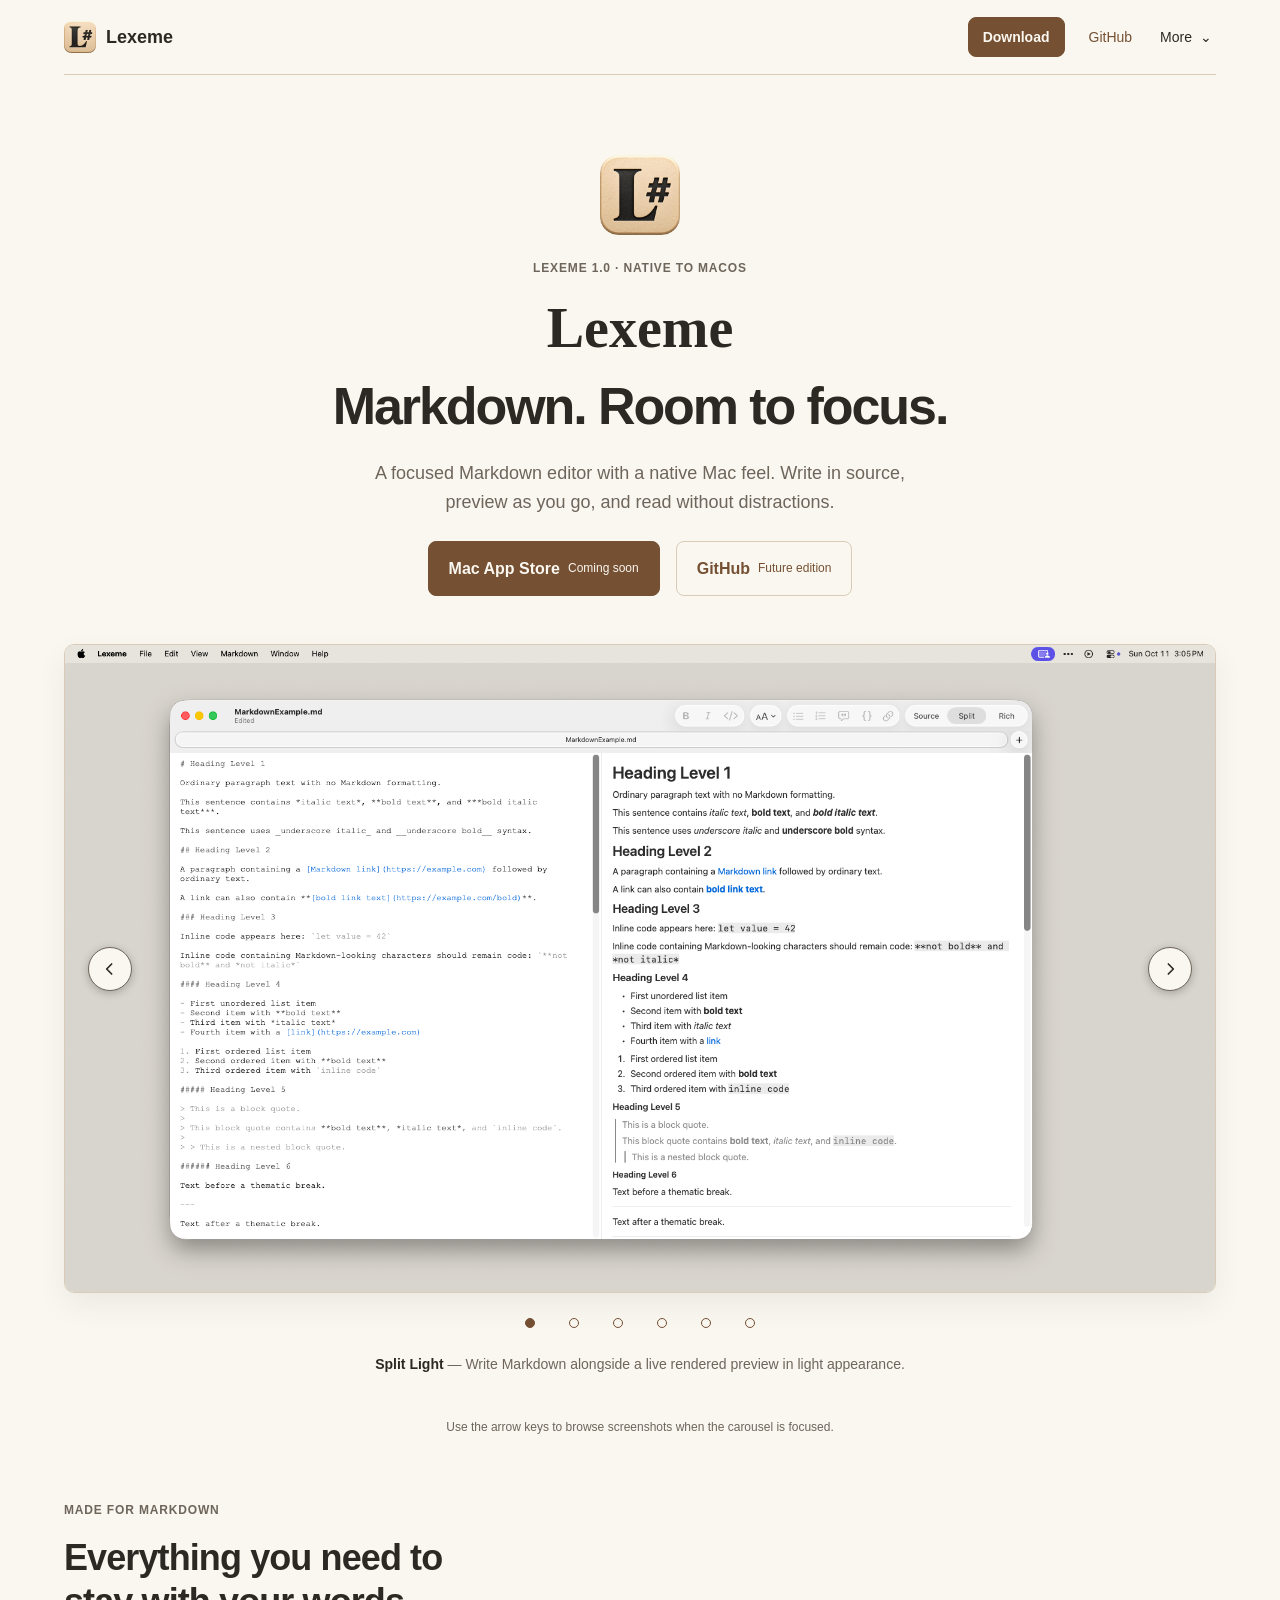
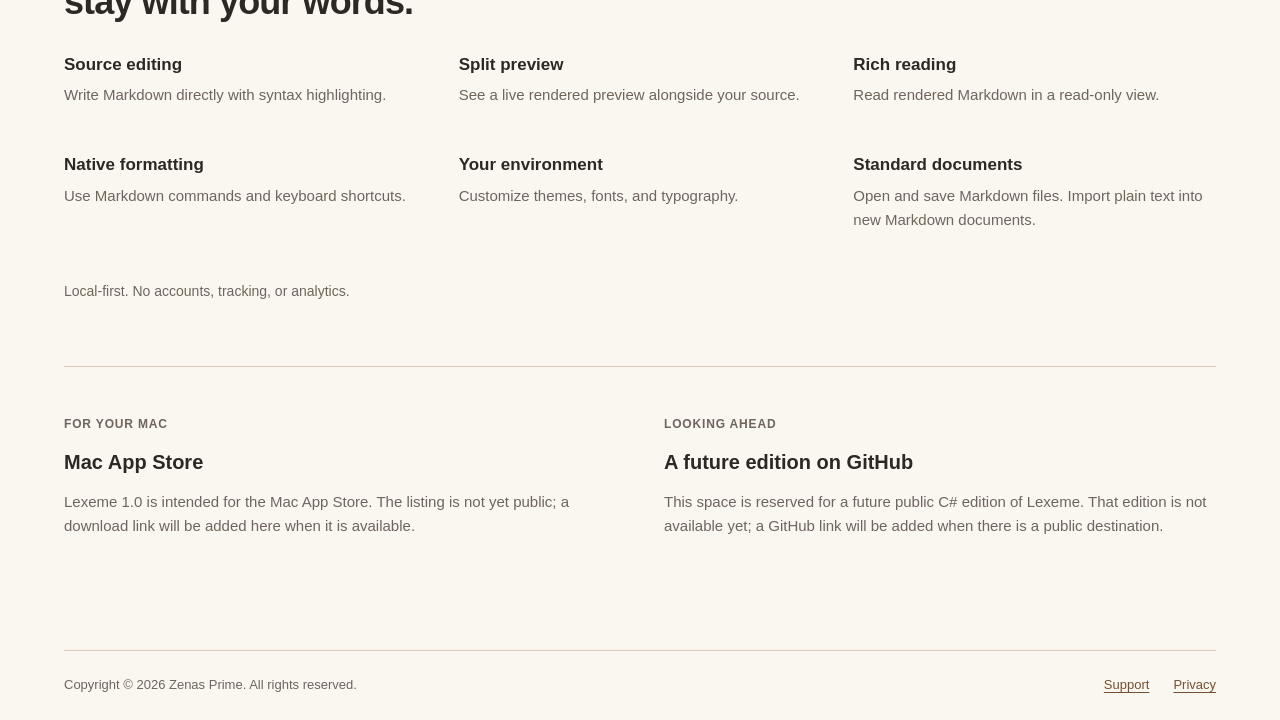
<file: index.html>
<!DOCTYPE html>
<html lang="en">
<head>
    <meta charset="UTF-8">
    <meta name="viewport" content="width=device-width, initial-scale=1.0">
    <meta name="color-scheme" content="light dark">
    <meta name="description" content="Lexeme is a focused, native Markdown editor for macOS. Write in Source or Split mode, read in Rich mode, and customize your writing environment.">
    <title>Lexeme — Markdown Editor for macOS</title>
    <link rel="stylesheet" href="assets/css/site.css">
    <script src="assets/js/carousel.js" defer></script>
</head>
<body class="home-page">
    <a class="skip-link" href="#main">Skip to content</a>
    <header class="site-header wide-width">
        <a class="brand" href="./" aria-label="Lexeme home">
            <img src="./assets/images/lexeme-icon.png" width="1024" height="1024" alt="" decoding="async">
            <span>Lexeme</span>
        </a>
        <nav class="primary-nav" aria-label="Primary navigation">
            <a class="button button-small" href="./#download">Download</a>
            <a href="./#github">GitHub</a>
            <details class="nav-menu">
                <summary>More <span aria-hidden="true">⌄</span></summary>
                <ul>
                    <li><a href="./support/">Support</a></li>
                    <li><a href="./privacy/">Privacy</a></li>
                </ul>
            </details>
        </nav>
    </header>
    <main id="main" class="wide-width" tabindex="-1">
        <section class="hero" aria-labelledby="hero-title">
            <img class="app-icon" src="assets/images/lexeme-icon.png" width="1024" height="1024" alt="Lexeme app icon" decoding="async">
            <p class="section-label">Lexeme 1.0 · Native to macOS</p>
            <h1 id="hero-title">Lexeme<span>Markdown. Room to focus.</span></h1>
            <p class="hero-description">A focused Markdown editor with a native Mac feel. Write in source, preview as you go, and read without distractions.</p>
            <div class="hero-actions">
                <a class="button" href="#download">Mac App Store <span class="action-note">Coming soon</span></a>
                <a class="button button-secondary" href="#github">GitHub <span class="action-note">Future edition</span></a>
            </div>
        </section>
        <section class="screenshot-section" aria-labelledby="screenshots-title">
            <h2 id="screenshots-title" class="visually-hidden">Inside Lexeme</h2>
            <div class="carousel" role="region" aria-roledescription="carousel" aria-label="Lexeme screenshots" data-carousel>
                <figure class="carousel-presentation">
                    <div class="carousel-stage">
                        <div class="carousel-slide" data-title="Split Light" data-caption="Write Markdown alongside a live rendered preview in light appearance.">
                            <img src="assets/images/screenshots/split-light.png" width="1920" height="1080" alt="Lexeme in light appearance, with editable Markdown on the left and a rendered preview on the right." fetchpriority="high" decoding="async">
                        </div>
                        <div class="carousel-slide" data-title="Split Dark" data-caption="The same side-by-side workflow in dark appearance." hidden>
                            <img src="assets/images/screenshots/split-dark.png" width="1920" height="1080" alt="Lexeme in dark appearance, with Markdown source and its rendered preview side by side." loading="lazy" decoding="async">
                        </div>
                        <div class="carousel-slide" data-title="Source" data-caption="Edit Markdown directly with syntax highlighting." hidden>
                            <img src="assets/images/screenshots/source.png" width="1920" height="1080" alt="Lexeme Source mode displaying syntax-highlighted headings, links, lists, and inline code." loading="lazy" decoding="async">
                        </div>
                        <div class="carousel-slide" data-title="Rich" data-caption="Read rendered Markdown in a read-only view." hidden>
                            <img src="assets/images/screenshots/rich.png" width="1920" height="1080" alt="Lexeme Rich mode displaying a rendered Markdown document with headings, links, and lists." loading="lazy" decoding="async">
                        </div>
                        <div class="carousel-slide" data-title="Markdown Menu" data-caption="Use native formatting commands and keyboard shortcuts." hidden>
                            <img src="assets/images/screenshots/markdown-menu.png" width="1920" height="1080" alt="Lexeme’s Markdown menu open to heading commands, with formatting shortcuts and a Split document visible." loading="lazy" decoding="async">
                        </div>
                        <div class="carousel-slide" data-title="Settings" data-caption="Choose themes, fonts, and typography for writing and reading." hidden>
                            <img src="assets/images/screenshots/settings.png" width="1920" height="1080" alt="Lexeme Settings showing source font, theme, appearance, and rendered Markdown typography controls." loading="lazy" decoding="async">
                        </div>
                        <div class="carousel-controls" hidden>
                            <button type="button" data-previous aria-label="Previous screenshot"><svg viewBox="0 0 24 24" aria-hidden="true" focusable="false"><path d="m14 6-6 6 6 6"/></svg></button>
                            <button type="button" data-next aria-label="Next screenshot"><svg viewBox="0 0 24 24" aria-hidden="true" focusable="false"><path d="m10 6 6 6-6 6"/></svg></button>
                        </div>
                    </div>
                    <div class="carousel-pagination" role="group" aria-label="Choose a screenshot" hidden>
                        <button type="button" data-slide="0" aria-label="Show screenshot 1 of 6: Split Light" aria-pressed="true"><span aria-hidden="true"></span></button>
                        <button type="button" data-slide="1" aria-label="Show screenshot 2 of 6: Split Dark" aria-pressed="false"><span aria-hidden="true"></span></button>
                        <button type="button" data-slide="2" aria-label="Show screenshot 3 of 6: Source" aria-pressed="false"><span aria-hidden="true"></span></button>
                        <button type="button" data-slide="3" aria-label="Show screenshot 4 of 6: Rich" aria-pressed="false"><span aria-hidden="true"></span></button>
                        <button type="button" data-slide="4" aria-label="Show screenshot 5 of 6: Markdown Menu" aria-pressed="false"><span aria-hidden="true"></span></button>
                        <button type="button" data-slide="5" aria-label="Show screenshot 6 of 6: Settings" aria-pressed="false"><span aria-hidden="true"></span></button>
                    </div>
                    <figcaption class="carousel-caption"><strong data-caption-title>Split Light</strong> — <span data-caption-text>Write Markdown alongside a live rendered preview in light appearance.</span></figcaption>
                </figure>
                <p class="carousel-position visually-hidden" role="status" aria-live="polite" aria-atomic="true">1 / 6 · Split Light</p>
                <p class="carousel-help" hidden>Use the arrow keys to browse screenshots when the carousel is focused.</p>
            </div>
            <noscript><p class="screenshot-fallback">View screenshots: <a href="assets/images/screenshots/split-light.png">Split Light</a> <a href="assets/images/screenshots/split-dark.png">Split Dark</a> <a href="assets/images/screenshots/source.png">Source</a> <a href="assets/images/screenshots/rich.png">Rich</a> <a href="assets/images/screenshots/markdown-menu.png">Markdown Menu</a> <a href="assets/images/screenshots/settings.png">Settings</a></p></noscript>
        </section>
        <section class="features" aria-labelledby="features-title">
            <p class="section-label">Made for Markdown</p>
            <h2 id="features-title">Everything you need to stay with your words.</h2>
            <ul class="feature-grid">
                <li><h3>Source editing</h3><p>Write Markdown directly with syntax highlighting.</p></li>
                <li><h3>Split preview</h3><p>See a live rendered preview alongside your source.</p></li>
                <li><h3>Rich reading</h3><p>Read rendered Markdown in a read-only view.</p></li>
                <li><h3>Native formatting</h3><p>Use Markdown commands and keyboard shortcuts.</p></li>
                <li><h3>Your environment</h3><p>Customize themes, fonts, and typography.</p></li>
                <li><h3>Standard documents</h3><p>Open and save Markdown files. Import plain text into new Markdown documents.</p></li>
            </ul>
            <p class="local-note">Local-first. No accounts, tracking, or analytics.</p>
        </section>
        <section class="availability" aria-labelledby="availability-title">
            <h2 id="availability-title" class="visually-hidden">Availability</h2>
            <!-- These are information destinations until public release URLs exist.
                 Do not substitute placeholder external download links. -->
            <section id="download" aria-labelledby="download-title">
                <p class="section-label">For your Mac</p>
                <h3 id="download-title">Mac App Store</h3>
                <p>Lexeme 1.0 is intended for the Mac App Store. The listing is not yet public; a download link will be added here when it is available.</p>
            </section>
            <section id="github" aria-labelledby="github-title">
                <p class="section-label">Looking ahead</p>
                <h3 id="github-title">A future edition on GitHub</h3>
                <p>This space is reserved for a future public C# edition of Lexeme. That edition is not available yet; a GitHub link will be added when there is a public destination.</p>
            </section>
        </section>
    </main>
    <footer class="site-footer wide-width">
        <p>Copyright © 2026 Zenas Prime. All rights reserved.</p>
        <nav aria-label="Footer navigation"><a href="./support/">Support</a><a href="./privacy/">Privacy</a></nav>
    </footer>
</body>
</html>
</file>
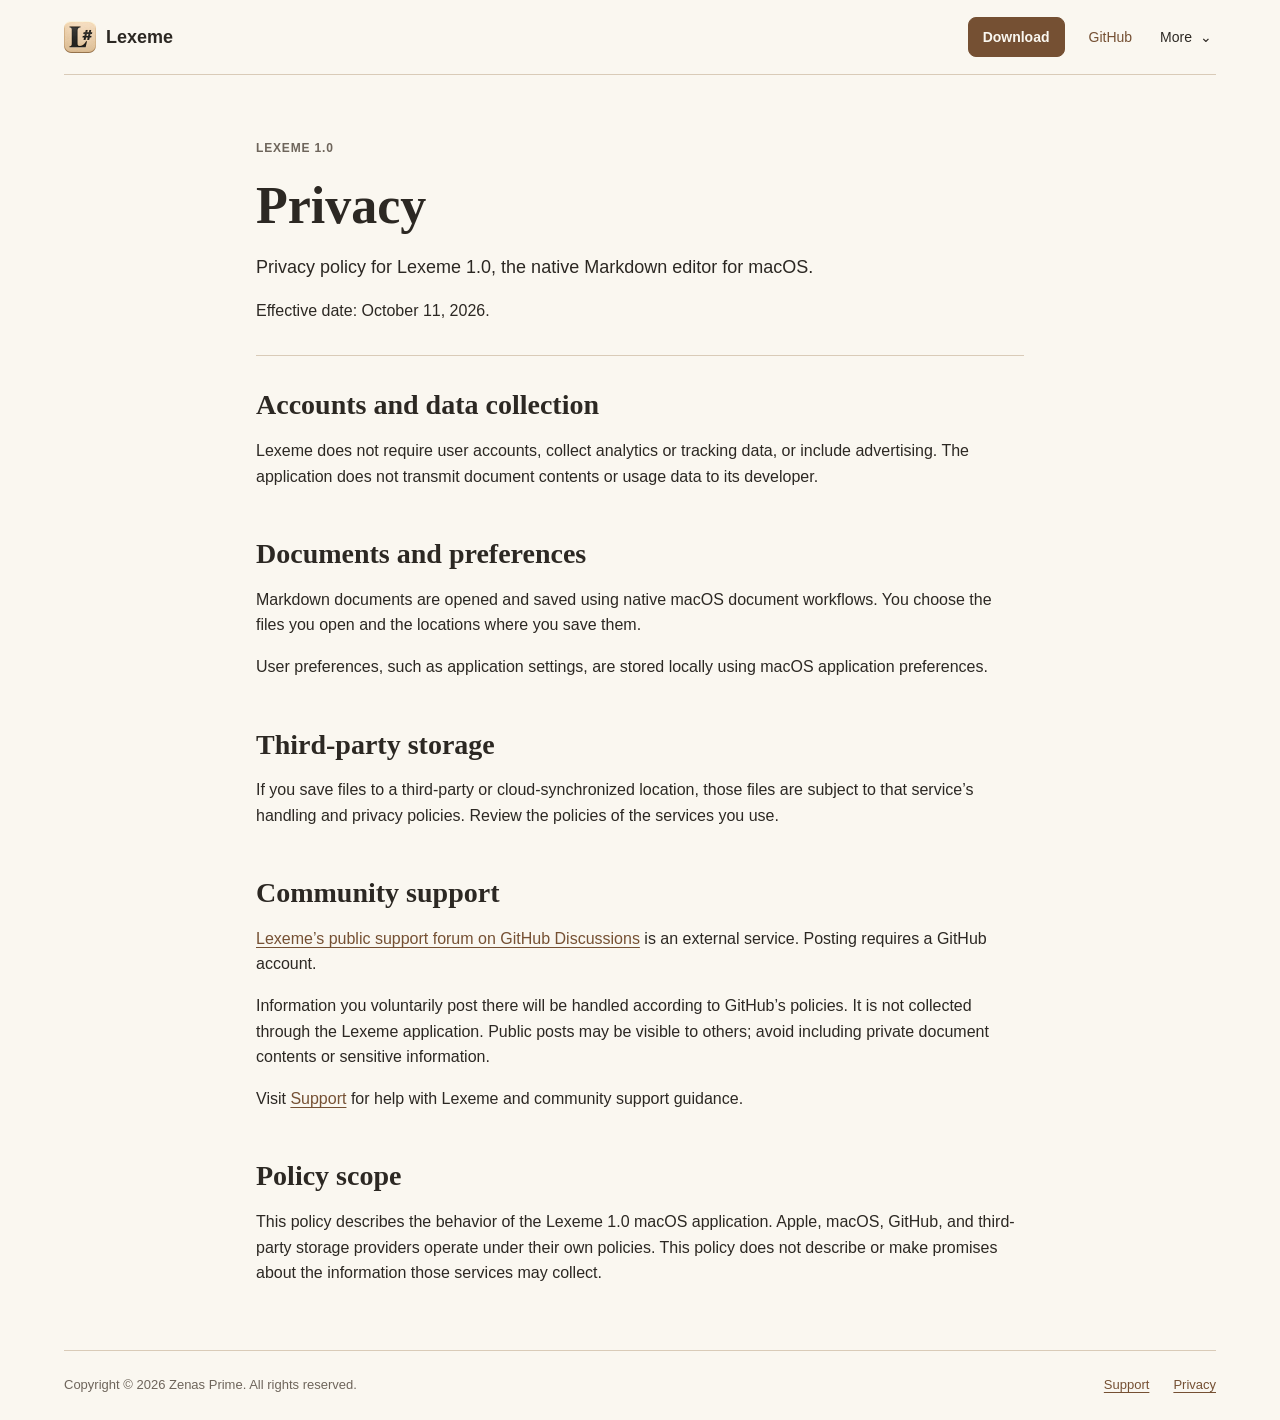
<file: privacy/index.html>
<!DOCTYPE html>
<html lang="en">
<head>
    <meta charset="UTF-8">
    <meta name="viewport" content="width=device-width, initial-scale=1.0">
    <meta name="color-scheme" content="light dark">
    <meta name="description" content="Privacy policy for Lexeme 1.0, effective October 11, 2026.">
    <title>Privacy — Lexeme</title>
    <link rel="stylesheet" href="../assets/css/site.css">
</head>
<body>
    <a class="skip-link" href="#main">Skip to content</a>
    <header class="site-header wide-width">
        <a class="brand" href="../" aria-label="Lexeme home">
            <img src="../assets/images/lexeme-icon.png" width="1024" height="1024" alt="" decoding="async">
            <span>Lexeme</span>
        </a>
        <nav class="primary-nav" aria-label="Primary navigation">
            <a class="button button-small" href="../#download">Download</a>
            <a href="../#github">GitHub</a>
            <details class="nav-menu">
                <summary>More <span aria-hidden="true">⌄</span></summary>
                <ul>
                    <li><a href="../support/">Support</a></li>
                    <li><a href="../privacy/" aria-current="page">Privacy</a></li>
                </ul>
            </details>
        </nav>
    </header>
    <main id="main" class="page-width resource-page" tabindex="-1">
        <div class="page-intro">
            <p class="section-label">Lexeme 1.0</p>
            <h1>Privacy</h1>
            <p class="lead">Privacy policy for Lexeme 1.0, the native Markdown editor for macOS.</p>
            <p>Effective date: <time datetime="2026-10-11">October 11, 2026</time>.</p>
        </div>
        <section aria-labelledby="collection-title">
            <h2 id="collection-title">Accounts and data collection</h2>
            <p>Lexeme does not require user accounts, collect analytics or tracking data, or include advertising. The application does not transmit document contents or usage data to its developer.</p>
        </section>
        <section aria-labelledby="documents-title">
            <h2 id="documents-title">Documents and preferences</h2>
            <p>Markdown documents are opened and saved using native macOS document workflows. You choose the files you open and the locations where you save them.</p>
            <p>User preferences, such as application settings, are stored locally using macOS application preferences.</p>
        </section>
        <section aria-labelledby="storage-title">
            <h2 id="storage-title">Third-party storage</h2>
            <p>If you save files to a third-party or cloud-synchronized location, those files are subject to that service’s handling and privacy policies. Review the policies of the services you use.</p>
        </section>
        <section aria-labelledby="discussions-title">
            <h2 id="discussions-title">Community support</h2>
            <p><a href="https://github.com/ZenasPrime/lexeme-support/discussions">Lexeme’s public support forum on GitHub Discussions</a> is an external service. Posting requires a GitHub account.</p>
            <p>Information you voluntarily post there will be handled according to GitHub’s policies. It is not collected through the Lexeme application. Public posts may be visible to others; avoid including private document contents or sensitive information.</p>
            <p>Visit <a href="../support/">Support</a> for help with Lexeme and community support guidance.</p>
        </section>
        <section aria-labelledby="scope-title">
            <h2 id="scope-title">Policy scope</h2>
            <p>This policy describes the behavior of the Lexeme 1.0 macOS application. Apple, macOS, GitHub, and third-party storage providers operate under their own policies. This policy does not describe or make promises about the information those services may collect.</p>
        </section>
    </main>
    <footer class="site-footer wide-width">
        <p>Copyright © 2026 Zenas Prime. All rights reserved.</p>
        <nav aria-label="Footer navigation"><a href="../support/">Support</a><a href="../privacy/">Privacy</a></nav>
    </footer>
</body>
</html>
</file>
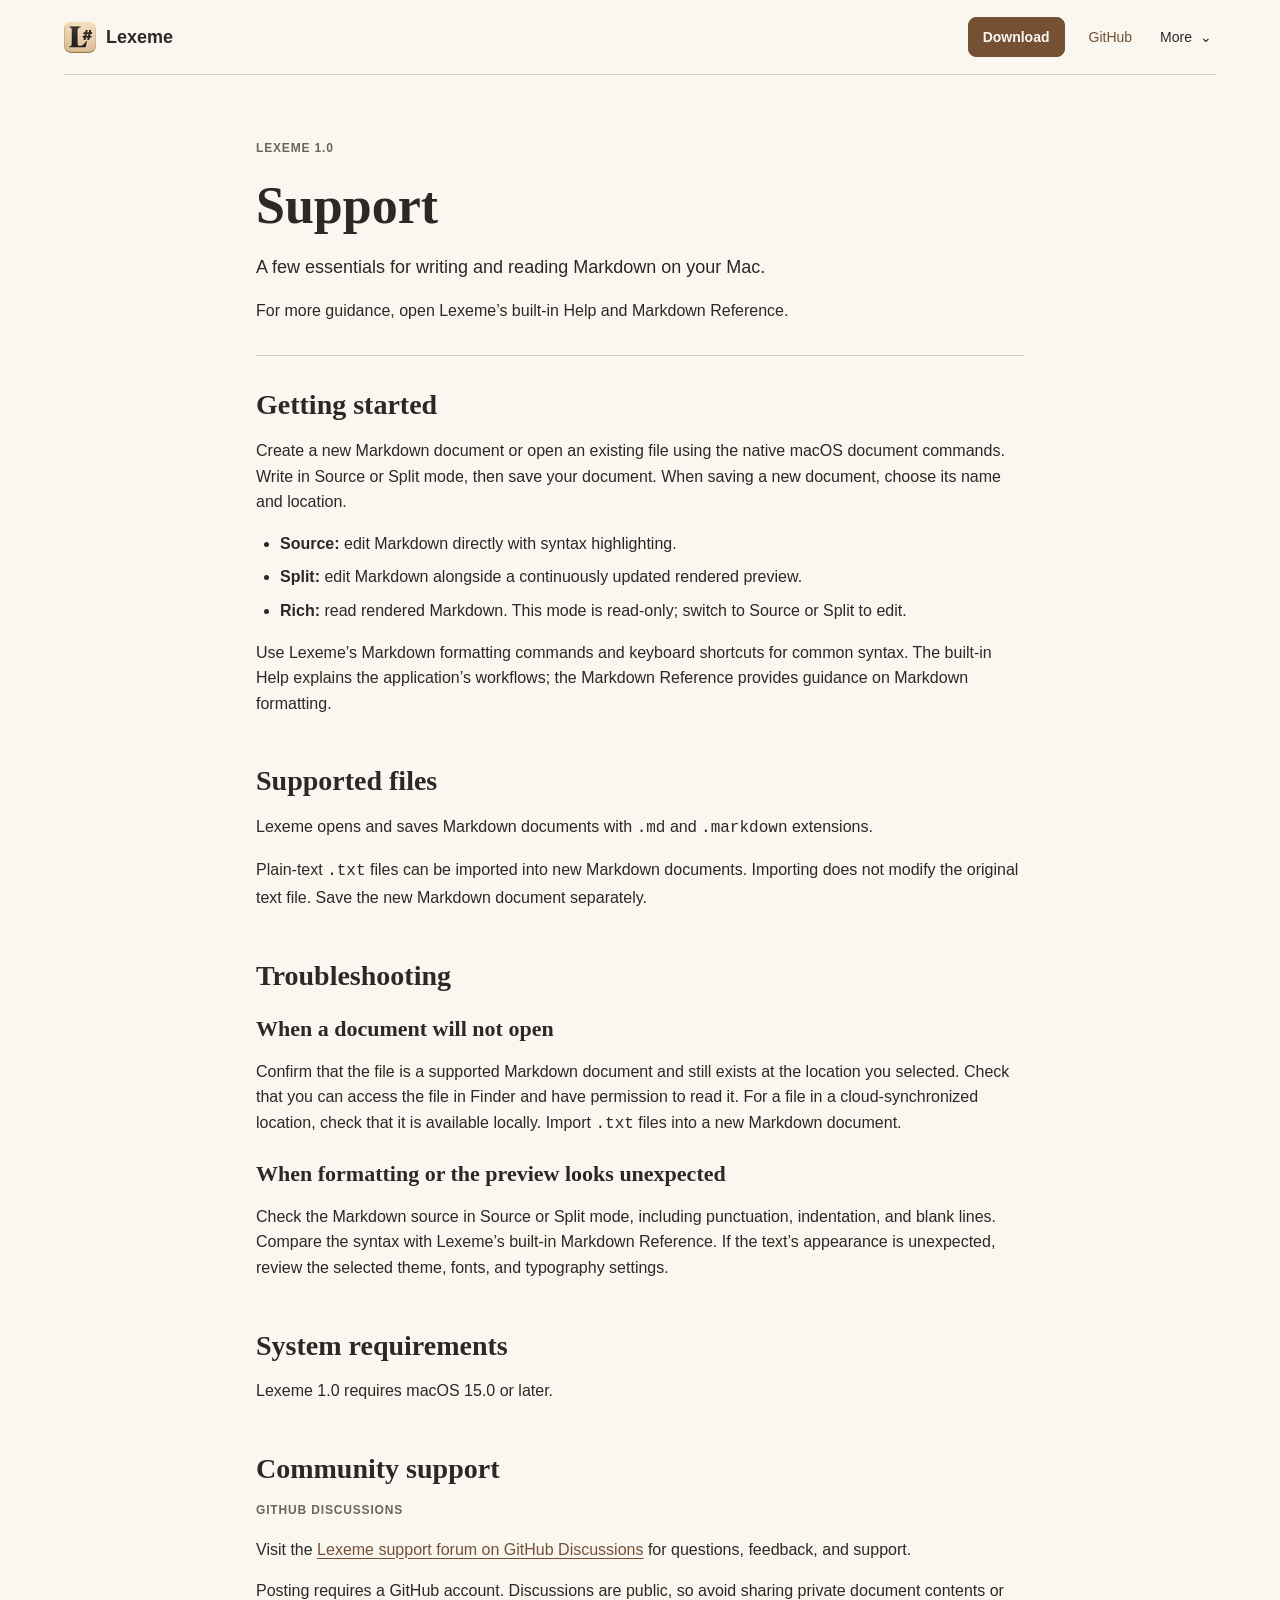
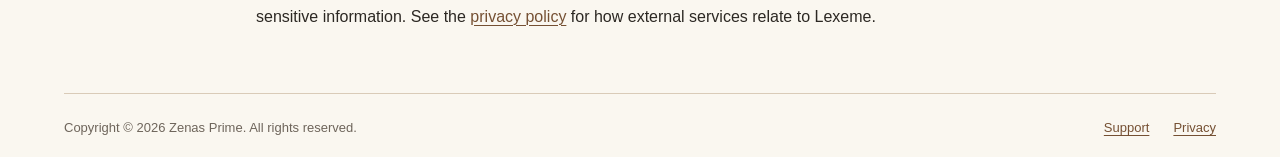
<file: support/index.html>
<!DOCTYPE html>
<html lang="en">
<head>
    <meta charset="UTF-8">
    <meta name="viewport" content="width=device-width, initial-scale=1.0">
    <meta name="color-scheme" content="light dark">
    <meta name="description" content="Getting started, supported files, troubleshooting, and community support for Lexeme 1.0.">
    <title>Support — Lexeme</title>
    <link rel="stylesheet" href="../assets/css/site.css">
</head>
<body>
    <a class="skip-link" href="#main">Skip to content</a>
    <header class="site-header wide-width">
        <a class="brand" href="../" aria-label="Lexeme home">
            <img src="../assets/images/lexeme-icon.png" width="1024" height="1024" alt="" decoding="async">
            <span>Lexeme</span>
        </a>
        <nav class="primary-nav" aria-label="Primary navigation">
            <a class="button button-small" href="../#download">Download</a>
            <a href="../#github">GitHub</a>
            <details class="nav-menu">
                <summary>More <span aria-hidden="true">⌄</span></summary>
                <ul>
                    <li><a href="../support/" aria-current="page">Support</a></li>
                    <li><a href="../privacy/">Privacy</a></li>
                </ul>
            </details>
        </nav>
    </header>
    <main id="main" class="page-width resource-page" tabindex="-1">
        <div class="page-intro">
            <p class="section-label">Lexeme 1.0</p>
            <h1>Support</h1>
            <p class="lead">A few essentials for writing and reading Markdown on your Mac.</p>
            <p>For more guidance, open Lexeme’s built-in Help and Markdown Reference.</p>
        </div>
        <section aria-labelledby="getting-started-title">
            <h2 id="getting-started-title">Getting started</h2>
            <p>Create a new Markdown document or open an existing file using the native macOS document commands. Write in Source or Split mode, then save your document. When saving a new document, choose its name and location.</p>
            <ul>
                <li><strong>Source:</strong> edit Markdown directly with syntax highlighting.</li>
                <li><strong>Split:</strong> edit Markdown alongside a continuously updated rendered preview.</li>
                <li><strong>Rich:</strong> read rendered Markdown. This mode is read-only; switch to Source or Split to edit.</li>
            </ul>
            <p>Use Lexeme’s Markdown formatting commands and keyboard shortcuts for common syntax. The built-in Help explains the application’s workflows; the Markdown Reference provides guidance on Markdown formatting.</p>
        </section>
        <section aria-labelledby="files-title">
            <h2 id="files-title">Supported files</h2>
            <p>Lexeme opens and saves Markdown documents with <code>.md</code> and <code>.markdown</code> extensions.</p>
            <p>Plain-text <code>.txt</code> files can be imported into new Markdown documents. Importing does not modify the original text file. Save the new Markdown document separately.</p>
        </section>
        <section aria-labelledby="troubleshooting-title">
            <h2 id="troubleshooting-title">Troubleshooting</h2>
            <h3>When a document will not open</h3>
            <p>Confirm that the file is a supported Markdown document and still exists at the location you selected. Check that you can access the file in Finder and have permission to read it. For a file in a cloud-synchronized location, check that it is available locally. Import <code>.txt</code> files into a new Markdown document.</p>
            <h3>When formatting or the preview looks unexpected</h3>
            <p>Check the Markdown source in Source or Split mode, including punctuation, indentation, and blank lines. Compare the syntax with Lexeme’s built-in Markdown Reference. If the text’s appearance is unexpected, review the selected theme, fonts, and typography settings.</p>
        </section>
        <section aria-labelledby="requirements-title">
            <h2 id="requirements-title">System requirements</h2>
            <p>Lexeme 1.0 requires macOS 15.0 or later.</p>
        </section>
        <section aria-labelledby="community-title">
            <h2 id="community-title">Community support</h2>
            <p class="section-label">GitHub Discussions</p>
            <p>Visit the <a href="https://github.com/ZenasPrime/lexeme-support/discussions">Lexeme support forum on GitHub Discussions</a> for questions, feedback, and support.</p>
            <p>Posting requires a GitHub account. Discussions are public, so avoid sharing private document contents or sensitive information. See the <a href="../privacy/">privacy policy</a> for how external services relate to Lexeme.</p>
        </section>
    </main>
    <footer class="site-footer wide-width">
        <p>Copyright © 2026 Zenas Prime. All rights reserved.</p>
        <nav aria-label="Footer navigation"><a href="../support/">Support</a><a href="../privacy/">Privacy</a></nav>
    </footer>
</body>
</html>
</file>
<file: assets/css/site.css>
/* Shared paper, walnut, typography, and spacing tokens inspired by Lexeme Help.
   System fonts keep every page self-contained. */
:root {
    color-scheme: light dark;
    --color-paper: #faf7f0;
    --color-ink: #2c2823;
    --color-muted: #6e655b;
    --color-accent: #755033;
    --color-rule: #d9cbb8;
    --color-focus: #755033;
    --font-body: -apple-system, BlinkMacSystemFont, "Segoe UI", sans-serif;
    --font-heading: "Iowan Old Style", "Palatino Linotype", "Book Antiqua", Palatino, Georgia, serif;
    --space-1: 0.5rem;
    --space-2: 1rem;
    --space-3: 1.5rem;
    --space-4: 2rem;
    --space-5: 3rem;
    --space-6: 4rem;
    --page-width: 48rem;
    --page-gutter: 2rem;
}
@media (prefers-color-scheme: dark) {
    :root {
        --color-paper: #25221e;
        --color-ink: #eee7dc;
        --color-muted: #bdb1a1;
        --color-accent: #d8b38e;
        --color-rule: #554a3e;
        --color-focus: #e7c49f;
    }
}
* { box-sizing: border-box; }
html { background: var(--color-paper); }
body {
    margin: 0;
    color: var(--color-ink);
    background: var(--color-paper);
    font-family: var(--font-body);
    font-size: 1rem;
    line-height: 1.6;
    overflow-wrap: break-word;
}
.page-width {
    width: min(var(--page-width), calc(100% - var(--page-gutter) * 2));
    margin-inline: auto;
}
a { color: var(--color-accent); text-decoration-thickness: 1px; text-underline-offset: 0.2em; }
a:hover { text-decoration-thickness: 2px; }
:focus-visible { outline: 2px solid var(--color-focus); outline-offset: 4px; }
.skip-link {
    position: absolute;
    top: var(--space-2);
    left: var(--page-gutter);
    z-index: 1;
    padding: var(--space-1) var(--space-2);
    background: var(--color-paper);
    transform: translateY(-200%);
}
.skip-link:focus { transform: translateY(0); }
/* The shared header uses native disclosure navigation; no menu script is needed. */
.wide-width { width: min(72rem, calc(100% - var(--page-gutter) * 2)); margin-inline: auto; }
.site-header { display: flex; align-items: center; justify-content: space-between; gap: var(--space-2); padding-block: var(--space-2); border-bottom: 1px solid var(--color-rule); }
.brand { display: inline-flex; align-items: center; gap: 0.625rem; color: var(--color-ink); font-size: 1.125rem; font-weight: 700; text-decoration: none; }
.brand img { display: block; width: 2rem; height: auto; }
.primary-nav { display: flex; align-items: center; gap: var(--space-3); font-size: 0.875rem; }
.primary-nav > a { text-decoration: none; }
.primary-nav > a:hover { text-decoration: underline; }
.nav-menu { position: relative; }
.nav-menu summary { display: flex; align-items: center; gap: var(--space-1); padding: 0.625rem 0.25rem; cursor: pointer; list-style: none; }
.nav-menu summary::-webkit-details-marker { display: none; }
.nav-menu[open] summary { color: var(--color-accent); }
.nav-menu ul { position: absolute; right: 0; top: 100%; z-index: 2; min-width: 10rem; margin: 0; padding: var(--space-1); list-style: none; border: 1px solid var(--color-rule); border-radius: 0.5rem; background: var(--color-paper); box-shadow: 0 0.5rem 1.5rem rgb(0 0 0 / 0.08); }
.nav-menu a { display: block; padding: 0.625rem; text-decoration: none; }
.nav-menu a:hover, .nav-menu a[aria-current="page"] { text-decoration: underline; }
.button { display: inline-flex; align-items: center; justify-content: center; flex-wrap: wrap; gap: var(--space-1); padding: 0.875rem 1.25rem; border: 1px solid var(--color-accent); border-radius: 0.5rem; color: var(--color-paper); background: var(--color-accent); font-weight: 600; text-decoration: none; }
.button:hover { text-decoration: underline; }
.button-small { padding: 0.5rem 0.875rem; }
.button-secondary { color: var(--color-accent); background: transparent; border-color: var(--color-rule); }
.action-note { font-size: 0.75rem; font-weight: 400; }
main { padding-block: var(--space-6); }
h1, h2, h3 { margin: 0 0 var(--space-2); font-family: var(--font-heading); line-height: 1.2; text-wrap: balance; }
h1 { font-size: clamp(2.5rem, 6vw, 3.25rem); }
h2 { font-size: 1.75rem; }
h3 { font-size: 1.375rem; }
p { margin: 0 0 var(--space-2); }
p:last-child { margin-bottom: 0; }
.section-label { margin-bottom: var(--space-2); color: var(--color-muted); font-size: 0.75rem; font-weight: 700; letter-spacing: 0.07em; text-transform: uppercase; }
.lead { font-size: 1.125rem; }
.page-intro { margin-bottom: var(--space-4); padding-bottom: var(--space-4); border-bottom: 1px solid var(--color-rule); }
/* Supporting content retains the shared reading width and heading hierarchy. */
.resource-page > section + section { margin-top: var(--space-5); }
.resource-page h3 { margin-top: var(--space-3); }
.resource-page ul { margin-block: var(--space-2); padding-left: var(--space-3); }
.resource-page li + li { margin-top: var(--space-1); }
/* Product presentation stays wider than the supporting pages. Serif type is
   reserved for the product name; interface and feature headings use sans-serif. */
.home-page main { padding-top: var(--space-5); }
.hero { max-width: 48rem; margin-inline: auto; padding-block: var(--space-4) var(--space-5); text-align: center; }
.app-icon { display: block; width: 5rem; height: auto; margin: 0 auto var(--space-3); }
.hero h1 { font-family: var(--font-heading); font-size: clamp(2.5rem, 5vw, 3.5rem); }
.hero h1 span { display: block; margin-top: var(--space-2); font-family: var(--font-body); font-size: clamp(2rem, 4.5vw, 3.25rem); font-weight: 650; letter-spacing: -0.04em; line-height: 1.1; }
.hero-description { max-width: 36rem; margin: var(--space-3) auto; color: var(--color-muted); font-size: 1.125rem; }
.hero-actions { display: flex; flex-wrap: wrap; justify-content: center; gap: var(--space-2); }
.visually-hidden { position: absolute; width: 1px; height: 1px; padding: 0; margin: -1px; overflow: hidden; clip-path: inset(50%); white-space: nowrap; border: 0; }
[hidden] { display: none !important; }
.carousel-presentation { margin: 0; }
.carousel-stage { position: relative; }
/* All supplied screenshots are 1920 × 1080. Intrinsic dimensions and automatic
   height preserve their 16:9 proportions without a separate letterboxed frame. */
.carousel-slide img { display: block; width: 100%; height: auto; border: 1px solid var(--color-rule); border-radius: 0.625rem; box-shadow: 0 0.75rem 2rem rgb(0 0 0 / 0.06); }
.carousel-caption { min-height: 3.5em; margin-top: var(--space-1); text-align: center; color: var(--color-muted); font-size: 0.875rem; }
.carousel-caption strong { color: var(--color-ink); font-weight: 600; }
.carousel-controls { position: absolute; inset: 0; display: flex; align-items: center; justify-content: space-between; padding-inline: clamp(0.5rem, 2vw, 1.5rem); pointer-events: none; }
/* Opaque system-palette surfaces keep chevrons readable over every screenshot.
   An inset focus outline remains visible against either light or dark imagery. */
.carousel-controls button { display: grid; place-items: center; width: 2.75rem; height: 2.75rem; padding: 0; border: 1px solid var(--color-muted); border-radius: 50%; background: var(--color-paper); color: var(--color-ink); box-shadow: 0 2px 8px rgb(0 0 0 / 0.25); cursor: pointer; pointer-events: auto; }
.carousel-controls button:hover { color: var(--color-accent); border-color: var(--color-accent); }
.carousel-controls button:focus-visible { outline-offset: -5px; }
.carousel-controls svg { width: 1.25rem; height: 1.25rem; fill: none; stroke: currentColor; stroke-width: 2; stroke-linecap: round; stroke-linejoin: round; }
.carousel-pagination { display: flex; justify-content: center; margin-top: var(--space-1); }
.carousel-pagination button { display: grid; place-items: center; width: 2.75rem; height: 2.75rem; padding: 0; border: 0; border-radius: 50%; background: transparent; cursor: pointer; }
.carousel-pagination button span { width: 0.625rem; height: 0.625rem; border: 1px solid var(--color-accent); border-radius: 50%; }
.carousel-pagination button[aria-pressed="true"] span { background: var(--color-accent); }
.carousel-pagination button:hover span { border-width: 2px; }
.carousel-help { margin-top: var(--space-2); text-align: center; font-size: 0.75rem; color: var(--color-muted); }
.screenshot-fallback a { display: inline-block; margin: 0.25rem 0.5rem; }
.features { padding-block: var(--space-6); }
.features h2 { max-width: 34rem; font-family: var(--font-body); font-size: clamp(1.75rem, 3vw, 2.25rem); letter-spacing: -0.025em; }
.feature-grid { display: grid; grid-template-columns: repeat(3, minmax(0, 1fr)); gap: var(--space-5) var(--space-4); margin: var(--space-4) 0 0; padding: 0; list-style: none; }
.feature-grid h3 { font-family: var(--font-body); font-size: 1.0625rem; font-weight: 650; margin-bottom: var(--space-1); }
.feature-grid p { color: var(--color-muted); font-size: 0.9375rem; }
.local-note { margin-top: var(--space-5); color: var(--color-muted); font-size: 0.875rem; }
.availability { display: grid; grid-template-columns: repeat(2, minmax(0, 1fr)); gap: var(--space-5); padding-block: var(--space-5); border-top: 1px solid var(--color-rule); }
.availability h3 { font-family: var(--font-body); font-size: 1.25rem; }
.availability p:not(.section-label) { color: var(--color-muted); font-size: 0.9375rem; }
.availability section { scroll-margin-top: var(--space-3); }
.site-footer { display: flex; flex-wrap: wrap; justify-content: space-between; align-items: center; gap: var(--space-2); padding-block: var(--space-3); border-top: 1px solid var(--color-rule); color: var(--color-muted); font-size: 0.8125rem; }
.site-footer p { margin: 0; }
.site-footer nav { display: flex; gap: var(--space-3); }
@media (max-width: 52rem) {
    .feature-grid { grid-template-columns: repeat(2, minmax(0, 1fr)); }
}
@media (max-width: 36rem) {
    :root { --page-gutter: 1.25rem; }
    main { padding-block: var(--space-5); }
    .site-header { flex-wrap: wrap; }
    .primary-nav { gap: var(--space-2); margin-left: auto; }
    .hero { padding-top: var(--space-2); }
    .hero-actions { flex-direction: column; align-items: stretch; }
    .feature-grid, .availability { grid-template-columns: 1fr; gap: var(--space-4); }
    .carousel-caption { min-height: 5em; }
}
/* The carousel never animates or rotates automatically; scrolling stays immediate. */
@media (prefers-reduced-motion: reduce) { html { scroll-behavior: auto; } }
</file>
